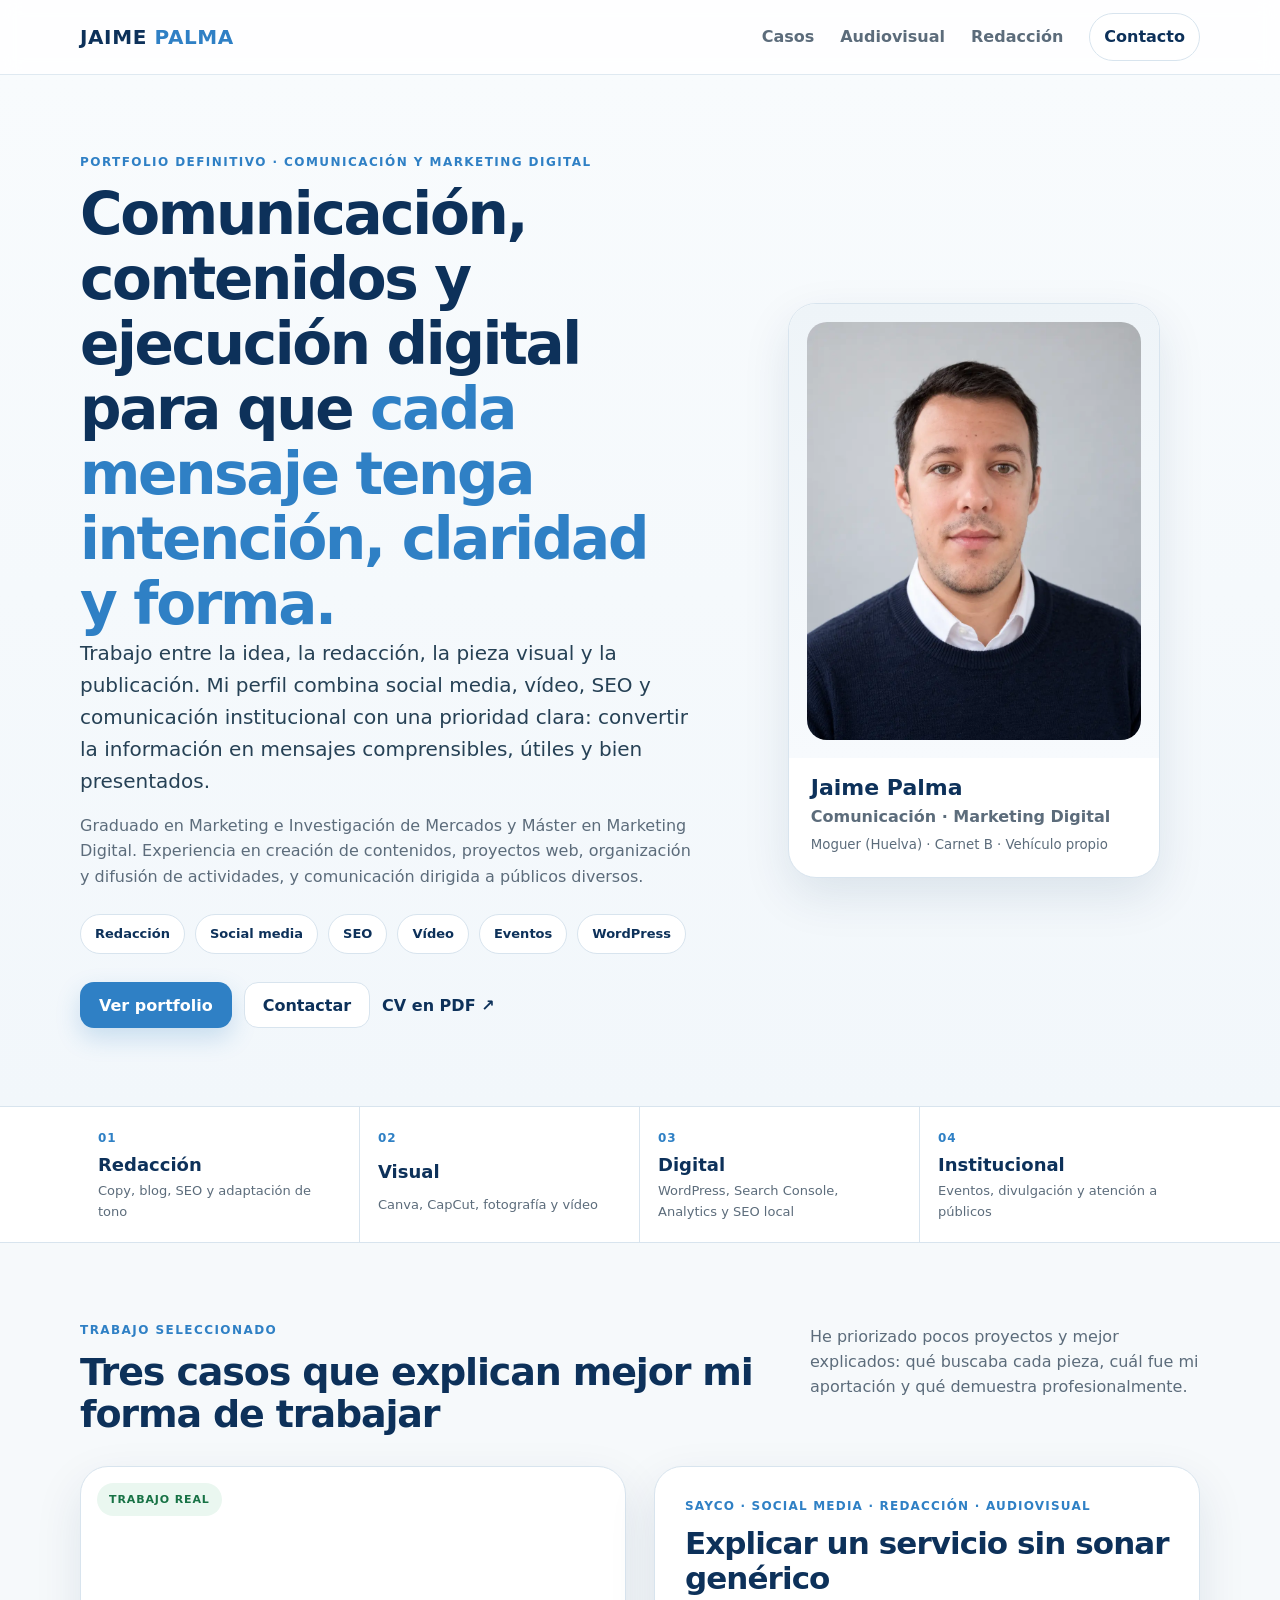
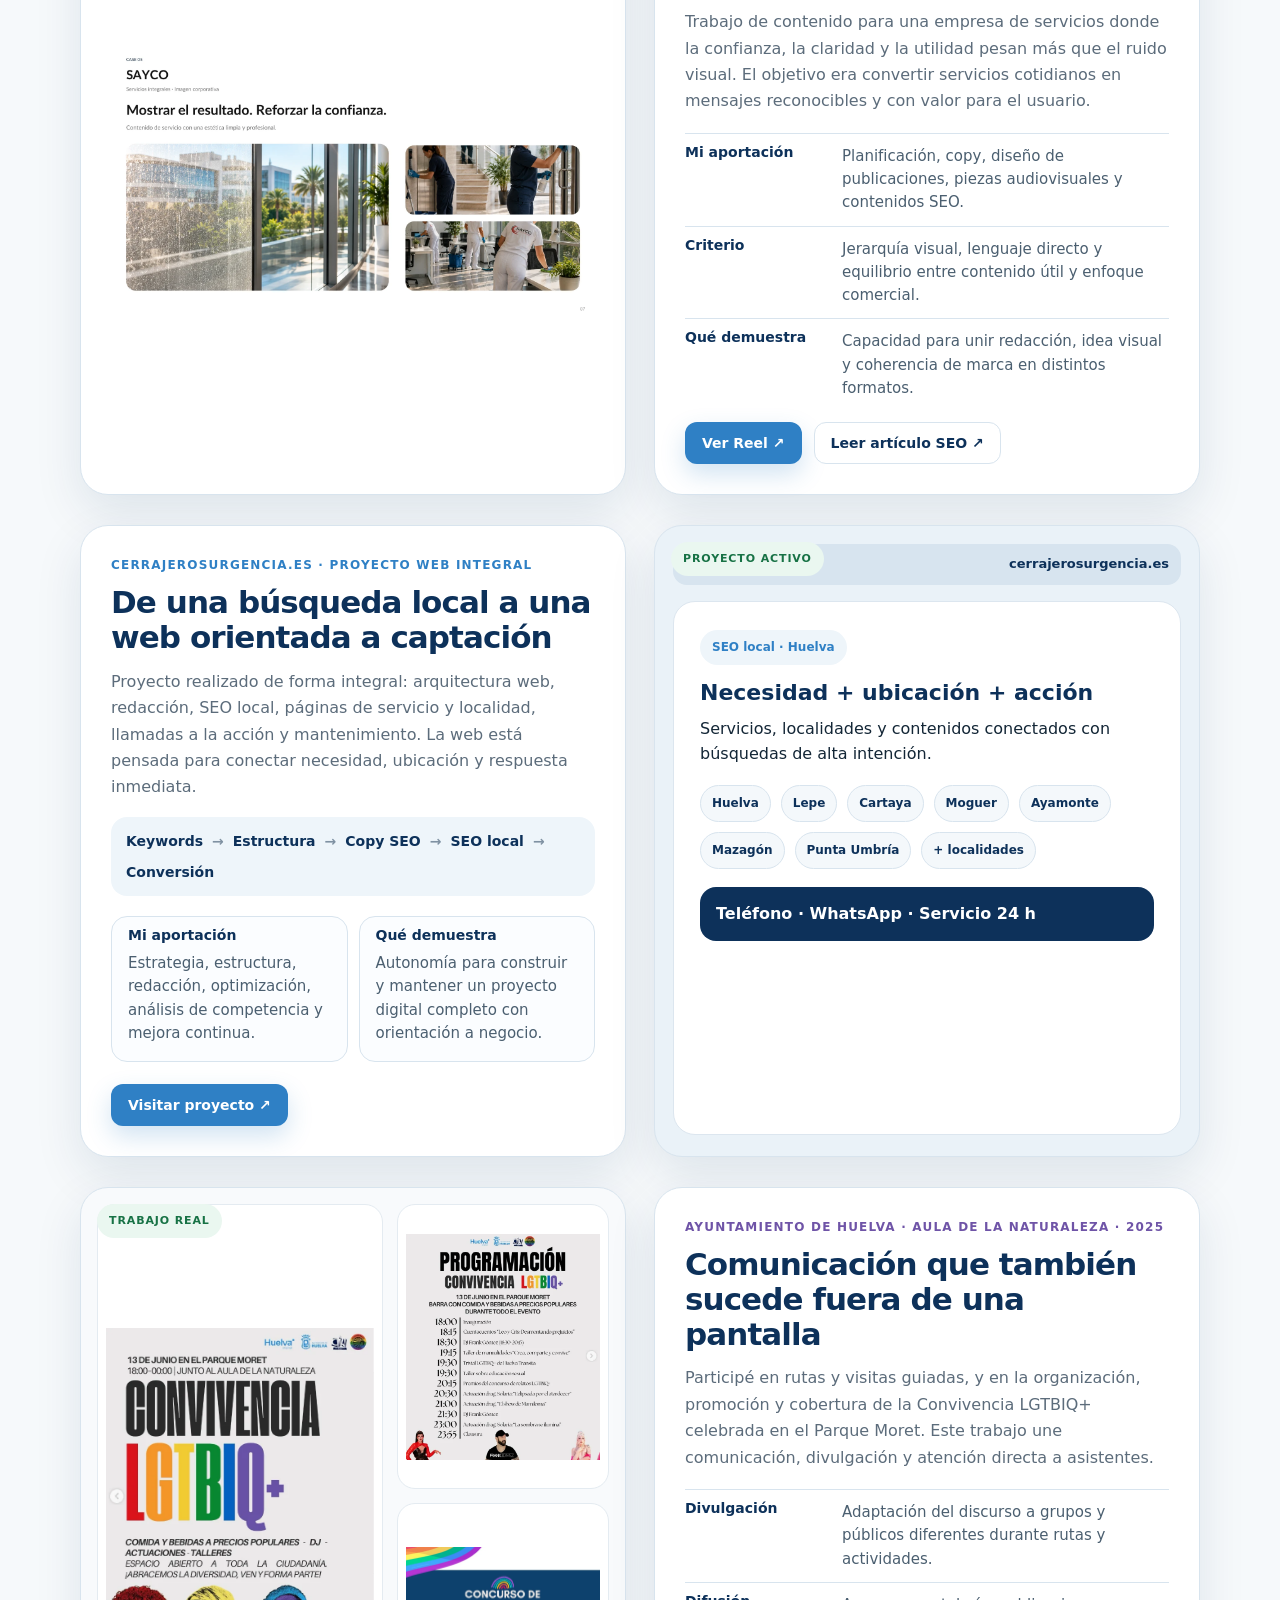
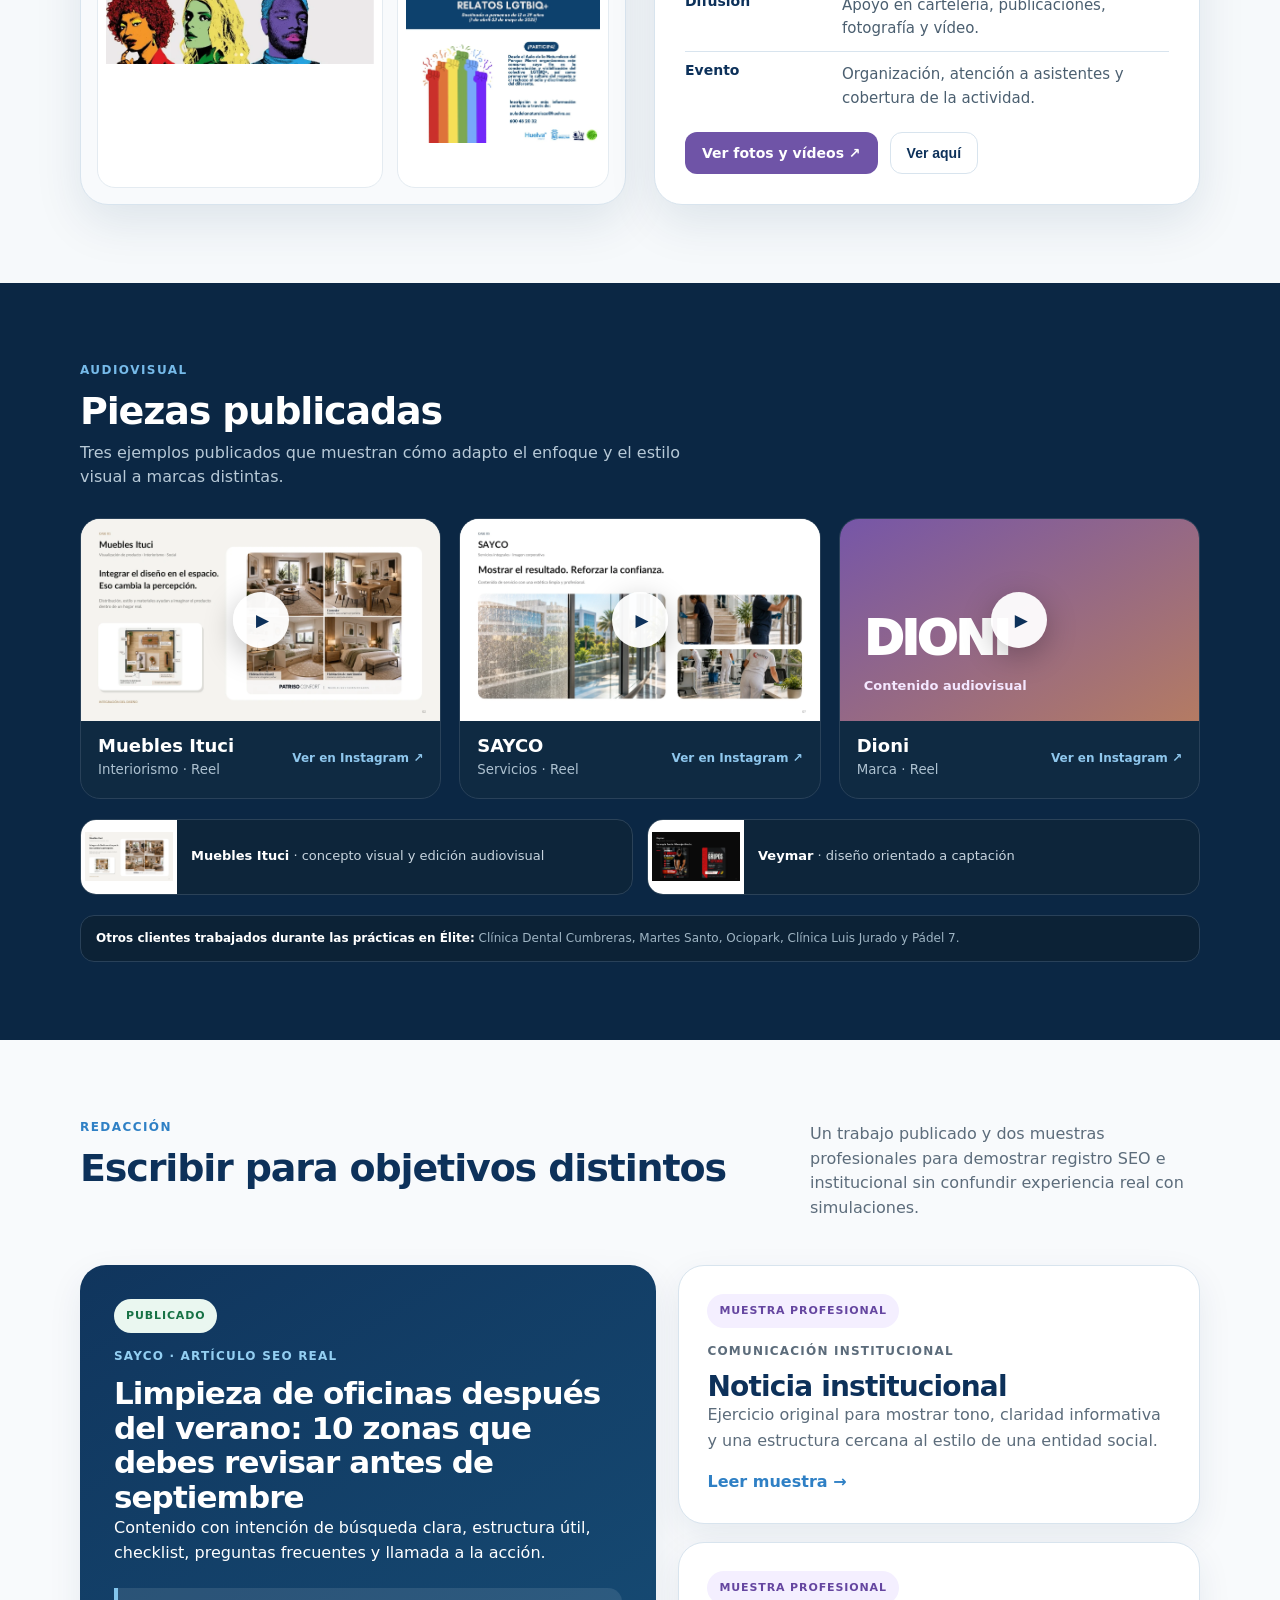
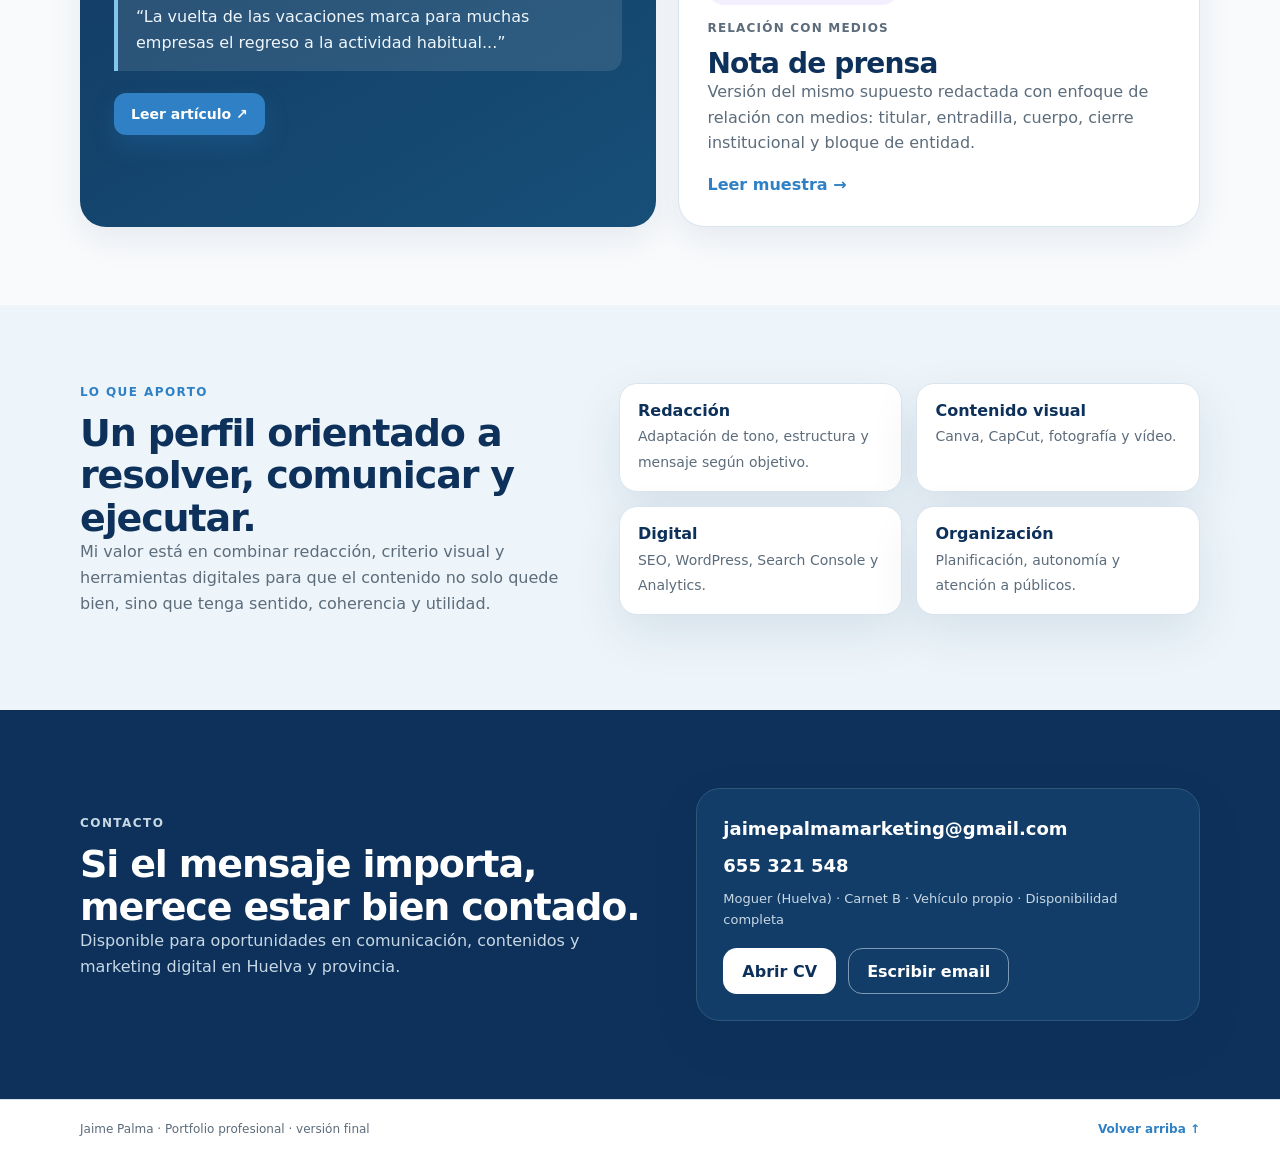
<file: index.html>
<!doctype html>
<html lang="es">
<head>
  <meta charset="utf-8">
  <meta name="viewport" content="width=device-width, initial-scale=1">
  <meta name="theme-color" content="#0d315a">
  <meta name="description" content="Portfolio de Jaime Palma: comunicación, social media, redacción SEO, vídeo, diseño y comunicación institucional.">
  <meta name="author" content="Jaime Palma">
  <meta property="og:title" content="Jaime Palma · Portfolio de Comunicación y Marketing Digital">
  <meta property="og:description" content="Casos reales y muestras profesionales de social media, SEO, audiovisual y comunicación institucional.">
  <meta property="og:type" content="website">
  <meta property="og:image" content="assets/og-cover.png">
  <meta name="twitter:card" content="summary_large_image">
  <title>Jaime Palma · Portfolio</title>
  <link rel="icon" href="assets/favicon.svg" type="image/svg+xml">
  <link rel="manifest" href="site.webmanifest">
  <link rel="stylesheet" href="styles-final-20261025.css">
</head>
<body>
<a class="skip-link" href="#contenido">Saltar al contenido</a>
<header class="site-header" id="inicio">
  <div class="container nav-wrap">
    <a class="brand" href="#inicio" aria-label="Ir al inicio">JAIME <span>PALMA</span></a>
    <button class="menu-btn" type="button" aria-expanded="false" aria-controls="main-nav">Menú</button>
    <nav id="main-nav" class="main-nav" aria-label="Navegación principal">
      <a href="#casos">Casos</a>
      <a href="#audiovisual">Audiovisual</a>
      <a href="#redaccion">Redacción</a>
      <a href="#contacto" class="nav-cta">Contacto</a>
    </nav>
  </div>
</header>

<main id="contenido">
  <section class="hero section-pad">
    <div class="container hero-grid">
      <div class="hero-copy">
        <p class="eyebrow">Portfolio definitivo · Comunicación y Marketing Digital</p>
        <h1>Comunicación, contenidos y ejecución digital para que <span>cada mensaje tenga intención, claridad y forma.</span></h1>
        <p class="hero-lead">Trabajo entre la idea, la redacción, la pieza visual y la publicación. Mi perfil combina social media, vídeo, SEO y comunicación institucional con una prioridad clara: convertir la información en mensajes comprensibles, útiles y bien presentados.</p>
        <p class="hero-sub">Graduado en Marketing e Investigación de Mercados y Máster en Marketing Digital. Experiencia en creación de contenidos, proyectos web, organización y difusión de actividades, y comunicación dirigida a públicos diversos.</p>
        <div class="tag-row" aria-label="Áreas de especialización">
          <span>Redacción</span><span>Social media</span><span>SEO</span><span>Vídeo</span><span>Eventos</span><span>WordPress</span>
        </div>
        <div class="button-row">
          <a class="btn btn-primary" href="#casos">Ver portfolio</a>
          <a class="btn btn-ghost" href="#contacto">Contactar</a>
          <a class="text-link" href="assets/CV_Jaime_Palma_Comunicacion.pdf" target="_blank" rel="noopener">CV en PDF ↗</a>
        </div>
      </div>
      <figure class="portrait-card">
        <div class="portrait-frame"><img src="assets/jaime-profesional.webp" alt="Retrato profesional de Jaime Palma"></div>
        <figcaption>
          <strong>Jaime Palma</strong>
          <span>Comunicación · Marketing Digital</span>
          <small>Moguer (Huelva) · Carnet B · Vehículo propio</small>
        </figcaption>
      </figure>
    </div>
  </section>

  <section class="signal-strip" aria-label="Resumen profesional">
    <div class="container signal-grid">
      <div><span>01</span><strong>Redacción</strong><small>Copy, blog, SEO y adaptación de tono</small></div>
      <div><span>02</span><strong>Visual</strong><small>Canva, CapCut, fotografía y vídeo</small></div>
      <div><span>03</span><strong>Digital</strong><small>WordPress, Search Console, Analytics y SEO local</small></div>
      <div><span>04</span><strong>Institucional</strong><small>Eventos, divulgación y atención a públicos</small></div>
    </div>
  </section>

  <section id="casos" class="section-pad cases-section">
    <div class="container">
      <header class="section-heading compact-heading">
        <div>
          <p class="eyebrow">Trabajo seleccionado</p>
          <h2>Tres casos que explican mejor mi forma de trabajar</h2>
        </div>
        <p>He priorizado pocos proyectos y mejor explicados: qué buscaba cada pieza, cuál fue mi aportación y qué demuestra profesionalmente.</p>
      </header>

      <article class="case-study case-sayco">
        <div class="case-visual case-visual-image">
          <img src="assets/sayco.webp" alt="Creatividad para SAYCO" loading="lazy">
          <span class="status-badge real">Trabajo real</span>
        </div>
        <div class="case-copy">
          <p class="case-kicker">SAYCO · Social media · Redacción · Audiovisual</p>
          <h3>Explicar un servicio sin sonar genérico</h3>
          <p class="case-intro">Trabajo de contenido para una empresa de servicios donde la confianza, la claridad y la utilidad pesan más que el ruido visual. El objetivo era convertir servicios cotidianos en mensajes reconocibles y con valor para el usuario.</p>
          <div class="case-points">
            <div><strong>Mi aportación</strong><span>Planificación, copy, diseño de publicaciones, piezas audiovisuales y contenidos SEO.</span></div>
            <div><strong>Criterio</strong><span>Jerarquía visual, lenguaje directo y equilibrio entre contenido útil y enfoque comercial.</span></div>
            <div><strong>Qué demuestra</strong><span>Capacidad para unir redacción, idea visual y coherencia de marca en distintos formatos.</span></div>
          </div>
          <div class="button-row compact-buttons">
            <a class="btn btn-small btn-primary" href="https://www.instagram.com/reel/Dak_t1fIA38/" target="_blank" rel="noopener">Ver Reel ↗</a>
            <a class="btn btn-small btn-ghost" href="https://saycoservicios.com/limpieza-de-oficinas-despues-verano/" target="_blank" rel="noopener">Leer artículo SEO ↗</a>
          </div>
        </div>
      </article>

      <article class="case-study case-web">
        <div class="case-copy">
          <p class="case-kicker">cerrajerosurgencia.es · Proyecto web integral</p>
          <h3>De una búsqueda local a una web orientada a captación</h3>
          <p class="case-intro">Proyecto realizado de forma integral: arquitectura web, redacción, SEO local, páginas de servicio y localidad, llamadas a la acción y mantenimiento. La web está pensada para conectar necesidad, ubicación y respuesta inmediata.</p>
          <div class="web-flow" aria-label="Flujo de trabajo del proyecto web">
            <span>Keywords</span><i>→</i><span>Estructura</span><i>→</i><span>Copy SEO</span><i>→</i><span>SEO local</span><i>→</i><span>Conversión</span>
          </div>
          <div class="case-points two-col-points">
            <div><strong>Mi aportación</strong><span>Estrategia, estructura, redacción, optimización, análisis de competencia y mejora continua.</span></div>
            <div><strong>Qué demuestra</strong><span>Autonomía para construir y mantener un proyecto digital completo con orientación a negocio.</span></div>
          </div>
          <a class="btn btn-small btn-primary" href="https://www.cerrajerosurgencia.es/" target="_blank" rel="noopener">Visitar proyecto ↗</a>
        </div>
        <div class="case-visual browser-mockup" aria-label="Representación del proyecto cerrajerosurgencia.es">
          <div class="browser-bar"><span></span><span></span><span></span><em>cerrajerosurgencia.es</em></div>
          <div class="browser-body">
            <div class="browser-chip">SEO local · Huelva</div>
            <h4>Necesidad + ubicación + acción</h4>
            <p>Servicios, localidades y contenidos conectados con búsquedas de alta intención.</p>
            <div class="location-cloud"><span>Huelva</span><span>Lepe</span><span>Cartaya</span><span>Moguer</span><span>Ayamonte</span><span>Mazagón</span><span>Punta Umbría</span><span>+ localidades</span></div>
            <div class="browser-cta">Teléfono · WhatsApp · Servicio 24 h</div>
          </div>
          <span class="status-badge real">Proyecto activo</span>
        </div>
      </article>

      <article class="case-study case-event">
        <div class="event-visual-grid">
          <figure class="event-main"><img src="assets/convivencia-cartel.webp" alt="Cartel de la Convivencia LGTBIQ+ del Parque Moret" loading="lazy"></figure>
          <figure><img src="assets/convivencia-programacion.webp" alt="Programación de la Convivencia LGTBIQ+" loading="lazy"></figure>
          <figure><img src="assets/concurso-relatos-lgtbiq.webp" alt="Concurso de relatos LGTBIQ+ del Aula de la Naturaleza" loading="lazy"></figure>
          <span class="status-badge real">Trabajo real</span>
        </div>
        <div class="case-copy">
          <p class="case-kicker purple">Ayuntamiento de Huelva · Aula de la Naturaleza · 2025</p>
          <h3>Comunicación que también sucede fuera de una pantalla</h3>
          <p class="case-intro">Participé en rutas y visitas guiadas, y en la organización, promoción y cobertura de la Convivencia LGTBIQ+ celebrada en el Parque Moret. Este trabajo une comunicación, divulgación y atención directa a asistentes.</p>
          <div class="case-points">
            <div><strong>Divulgación</strong><span>Adaptación del discurso a grupos y públicos diferentes durante rutas y actividades.</span></div>
            <div><strong>Difusión</strong><span>Apoyo en cartelería, publicaciones, fotografía y vídeo.</span></div>
            <div><strong>Evento</strong><span>Organización, atención a asistentes y cobertura de la actividad.</span></div>
          </div>
          <div class="button-row compact-buttons">
            <a class="btn btn-small btn-purple" href="https://www.instagram.com/p/DK4-PNViTgb/?img_index=1" target="_blank" rel="noopener">Ver fotos y vídeos ↗</a>
            <button class="btn btn-small btn-ghost load-instagram" type="button" data-instagram-url="https://www.instagram.com/p/DK4-PNViTgb/embed/">Ver aquí</button>
          </div>
          <div class="instagram-slot" hidden aria-live="polite"></div>
        </div>
      </article>
    </div>
  </section>

  <section id="audiovisual" class="dark-section section-pad">
    <div class="container">
      <header class="section-heading light compact-heading">
        <div><p class="eyebrow">Audiovisual</p><h2>Piezas publicadas</h2></div>
        <p>Tres ejemplos publicados que muestran cómo adapto el enfoque y el estilo visual a marcas distintas.</p>
      </header>
      <div class="reel-grid">
        <a class="reel-card" href="https://www.instagram.com/reel/DbdUsAVjF2s/" target="_blank" rel="noopener">
          <div class="reel-media"><img src="assets/ituci.webp" alt="Reel de Muebles Ituci" loading="lazy"><span class="play" aria-hidden="true">▶</span></div>
          <div class="reel-meta"><strong>Muebles Ituci</strong><small>Interiorismo · Reel</small><em>Ver en Instagram ↗</em></div>
        </a>
        <a class="reel-card" href="https://www.instagram.com/reel/Dak_t1fIA38/" target="_blank" rel="noopener">
          <div class="reel-media"><img src="assets/sayco.webp" alt="Reel de SAYCO" loading="lazy"><span class="play" aria-hidden="true">▶</span></div>
          <div class="reel-meta"><strong>SAYCO</strong><small>Servicios · Reel</small><em>Ver en Instagram ↗</em></div>
        </a>
        <a class="reel-card reel-text" href="https://www.instagram.com/reel/Daz_mKFj0In/" target="_blank" rel="noopener">
          <div class="reel-media"><div class="reel-placeholder"><span>DIONI</span><b>Contenido audiovisual</b></div><span class="play" aria-hidden="true">▶</span></div>
          <div class="reel-meta"><strong>Dioni</strong><small>Marca · Reel</small><em>Ver en Instagram ↗</em></div>
        </a>
      </div>
      <div class="mini-projects">
        <div><img src="assets/ituci.webp" alt="Muebles Ituci" loading="lazy"><span><b>Muebles Ituci</b> · concepto visual y edición audiovisual</span></div>
        <div><img src="assets/veymar.webp" alt="Veymar" loading="lazy"><span><b>Veymar</b> · diseño orientado a captación</span></div>
      </div>
      <p class="client-note dark-note"><strong>Otros clientes trabajados durante las prácticas en Élite:</strong> Clínica Dental Cumbreras, Martes Santo, Ociopark, Clínica Luis Jurado y Pádel 7.</p>
    </div>
  </section>

  <section id="redaccion" class="section-pad writing-section">
    <div class="container">
      <header class="section-heading compact-heading">
        <div><p class="eyebrow">Redacción</p><h2>Escribir para objetivos distintos</h2></div>
        <p>Un trabajo publicado y dos muestras profesionales para demostrar registro SEO e institucional sin confundir experiencia real con simulaciones.</p>
      </header>
      <div class="writing-showcase">
        <article class="writing-feature real-writing">
          <span class="status-badge real static-badge">Publicado</span>
          <p class="case-kicker">SAYCO · Artículo SEO real</p>
          <h3>Limpieza de oficinas después del verano: 10 zonas que debes revisar antes de septiembre</h3>
          <p>Contenido con intención de búsqueda clara, estructura útil, checklist, preguntas frecuentes y llamada a la acción.</p>
          <blockquote>“La vuelta de las vacaciones marca para muchas empresas el regreso a la actividad habitual...”</blockquote>
          <a class="btn btn-small btn-primary" href="https://saycoservicios.com/limpieza-de-oficinas-despues-verano/" target="_blank" rel="noopener">Leer artículo ↗</a>
        </article>
        <div class="sample-stack">
          <article class="sample-card">
            <span class="status-badge sample static-badge">Muestra profesional</span>
            <p class="case-kicker">Comunicación institucional</p>
            <h3>Noticia institucional</h3>
            <p>Ejercicio original para mostrar tono, claridad informativa y una estructura cercana al estilo de una entidad social.</p>
            <button class="text-button open-dialog" type="button" data-dialog="dialog-noticia">Leer muestra →</button>
          </article>
          <article class="sample-card">
            <span class="status-badge sample static-badge">Muestra profesional</span>
            <p class="case-kicker">Relación con medios</p>
            <h3>Nota de prensa</h3>
            <p>Versión del mismo supuesto redactada con enfoque de relación con medios: titular, entradilla, cuerpo, cierre institucional y bloque de entidad.</p>
            <button class="text-button open-dialog" type="button" data-dialog="dialog-prensa">Leer muestra →</button>
          </article>
        </div>
      </div>
    </div>
  </section>

  <section class="fit-section section-pad">
    <div class="container fit-grid">
      <div>
        <p class="eyebrow">Lo que aporto</p>
        <h2>Un perfil orientado a resolver, comunicar y ejecutar.</h2>
        <p>Mi valor está en combinar redacción, criterio visual y herramientas digitales para que el contenido no solo quede bien, sino que tenga sentido, coherencia y utilidad.</p>
      </div>
      <div class="fit-list">
        <div><strong>Redacción</strong><span>Adaptación de tono, estructura y mensaje según objetivo.</span></div>
        <div><strong>Contenido visual</strong><span>Canva, CapCut, fotografía y vídeo.</span></div>
        <div><strong>Digital</strong><span>SEO, WordPress, Search Console y Analytics.</span></div>
        <div><strong>Organización</strong><span>Planificación, autonomía y atención a públicos.</span></div>
      </div>
    </div>
  </section>

  <section id="contacto" class="contact-section section-pad">
    <div class="container contact-grid">
      <div>
        <p class="eyebrow light-blue">Contacto</p>
        <h2>Si el mensaje importa, merece estar bien contado.</h2>
        <p>Disponible para oportunidades en comunicación, contenidos y marketing digital en Huelva y provincia.</p>
      </div>
      <div class="contact-card">
        <a href="mailto:jaimepalmamarketing@gmail.com">jaimepalmamarketing@gmail.com</a>
        <a href="tel:+34655321548">655 321 548</a>
        <span>Moguer (Huelva) · Carnet B · Vehículo propio · Disponibilidad completa</span>
        <div class="button-row"><a class="btn btn-light" href="assets/CV_Jaime_Palma_Comunicacion.pdf" target="_blank" rel="noopener">Abrir CV</a><a class="btn btn-outline-light" href="mailto:jaimepalmamarketing@gmail.com">Escribir email</a></div>
      </div>
    </div>
  </section>
</main>

<footer class="footer"><div class="container footer-row"><span>Jaime Palma · Portfolio profesional · versión final</span><a href="#inicio">Volver arriba ↑</a></div></footer>

<dialog id="dialog-noticia" class="writing-dialog">
  <div class="dialog-inner">
    <button class="dialog-close" type="button" aria-label="Cerrar">×</button>
    <p class="sample-label">MUESTRA PROFESIONAL · SUPUESTO PRÁCTICO</p>
    <h2>ALCER Giralda-Huelva impulsa una jornada de sensibilización para acercar la salud renal a la ciudadanía</h2>
    <p class="dialog-lead">La iniciativa busca fomentar la prevención, mejorar el conocimiento sobre la enfermedad renal crónica y acercar a la población los recursos de apoyo disponibles para pacientes y familias.</p>
    <p>ALCER Giralda-Huelva organizará una jornada de sensibilización sobre salud renal dirigida a la ciudadanía, con el objetivo de acercar información útil sobre la prevención y el cuidado de los riñones, así como dar a conocer la realidad de las personas que conviven con enfermedad renal crónica.</p>
    <p>La actividad pretende crear un espacio cercano en el que las personas participantes puedan resolver dudas, conocer algunos de los principales factores de riesgo asociados a la enfermedad renal y recibir recomendaciones para incorporar hábitos saludables a su vida diaria.</p>
    <h3>Información, prevención y acompañamiento</h3>
    <p>La enfermedad renal crónica puede evolucionar durante años sin presentar síntomas evidentes, por lo que la prevención y la detección precoz desempeñan un papel especialmente importante.</p>
    <p>Durante la jornada se abordarán diferentes aspectos relacionados con el cuidado de la salud renal y se dará a conocer el trabajo que desarrolla ALCER Giralda-Huelva en el acompañamiento a las personas con enfermedad renal y sus familias.</p>
    <p>La actividad también contribuiría a dar visibilidad al movimiento asociativo y a acercar los recursos de la entidad a quienes puedan necesitar orientación, información o acompañamiento.</p>
    <p>Desde ALCER Giralda-Huelva continuamos trabajando para sensibilizar a la sociedad sobre la importancia de cuidar la salud renal, favorecer la prevención y ofrecer apoyo a las personas con enfermedad renal crónica y sus familias.</p>
    <p class="dialog-note">Pieza ficticia creada para portfolio. No corresponde a una actividad real de ALCER Giralda-Huelva.</p>
  </div>
</dialog>

<dialog id="dialog-prensa" class="writing-dialog">
  <div class="dialog-inner">
    <button class="dialog-close" type="button" aria-label="Cerrar">×</button>
    <p class="sample-label">MUESTRA PROFESIONAL · NOTA DE PRENSA</p>
    <h2>ALCER Giralda-Huelva impulsa una jornada informativa para acercar la prevención renal a la ciudadanía</h2>
    <p class="dialog-lead">La actividad pretende fomentar la prevención, mejorar el conocimiento sobre la enfermedad renal crónica y dar a conocer los recursos de apoyo que la entidad ofrece a pacientes y familias.</p>
    <p><strong>Huelva, [fecha].</strong> ALCER Giralda-Huelva celebrará una jornada de sensibilización sobre salud renal dirigida a la ciudadanía con el objetivo de promover hábitos de prevención, favorecer la detección precoz y acercar información útil sobre la enfermedad renal crónica.</p>
    <p>La iniciativa incluirá contenidos divulgativos sobre factores de riesgo, pautas de cuidado y recomendaciones prácticas para proteger la salud renal. Además, permitirá visibilizar el acompañamiento que la entidad presta a personas con enfermedad renal y a sus familias, desde una perspectiva de atención integral, apoyo social y mejora de la calidad de vida.</p>
    <p>La jornada se concibe como un espacio accesible y cercano de información y participación, en el que las personas asistentes podrán resolver dudas, recibir orientación básica y conocer mejor la realidad de quienes conviven con enfermedad renal crónica.</p>
    <h3>Sobre ALCER Giralda-Huelva</h3>
    <p>ALCER Giralda-Huelva es una entidad sin ánimo de lucro comprometida con la mejora de la calidad de vida de las personas con enfermedad renal y sus familias. Su labor abarca acciones de atención, sensibilización, promoción de la salud, acompañamiento y apoyo social.</p>
    <p class="dialog-note">Pieza ficticia creada para portfolio. No corresponde a una actividad real de ALCER Giralda-Huelva.</p>
  </div>
</dialog>

<script src="script-final-20261025.js"></script>
</body>
</html>
</file>
<file: styles-final-20261025.css>
:root{
  --bg:#f6f9fb;
  --surface:#ffffff;
  --navy:#0d315a;
  --navy2:#0b2744;
  --blue:#2f80c5;
  --sky:#76bae9;
  --purple:#6f54a7;
  --text:#132636;
  --muted:#5c6c7b;
  --line:#d8e4ee;
  --soft:#eef5fa;
  --shadow:0 18px 48px rgba(13,49,90,.10);
}
*{box-sizing:border-box}
html{scroll-behavior:smooth}
body{margin:0;font:16px/1.6 system-ui,-apple-system,Segoe UI,Roboto,Arial,sans-serif;color:var(--text);background:var(--bg)}
a{color:inherit}
img{display:block;max-width:100%}
.container{width:min(1120px,calc(100% - 48px));margin:0 auto}
.section-pad{padding:88px 0}
.skip-link{position:absolute;left:-9999px;top:auto}
.skip-link:focus{left:14px;top:14px;background:#fff;border:2px solid var(--blue);padding:8px 12px;border-radius:8px;z-index:1000}
.site-header{position:sticky;top:0;z-index:40;background:rgba(255,255,255,.86);backdrop-filter:blur(10px);border-bottom:1px solid rgba(216,228,238,.8)}
.nav-wrap{display:flex;align-items:center;justify-content:space-between;gap:20px;min-height:74px}
.brand{text-decoration:none;font-weight:900;letter-spacing:.03em;font-size:20px;color:var(--navy)}
.brand span{color:var(--blue)}
.main-nav{display:flex;gap:26px;align-items:center}
.main-nav a{text-decoration:none;font-weight:700;color:var(--muted)}
.main-nav a:hover{color:var(--navy)}
.nav-cta{padding:10px 14px;border:1px solid var(--line);border-radius:999px;background:#fff;color:var(--navy)!important}
.menu-btn{display:none;border:1px solid var(--line);background:#fff;border-radius:12px;padding:10px 12px;font-weight:800;color:var(--navy)}
.eyebrow{margin:0 0 10px;font-size:12px;font-weight:900;letter-spacing:.12em;text-transform:uppercase;color:var(--blue)}
h1,h2,h3,h4,strong{line-height:1.12}
h1{margin:0;font-size:58px;letter-spacing:-.04em;color:var(--navy)}
h1 span{color:var(--blue)}
h2{margin:0;font-size:40px;letter-spacing:-.03em;color:var(--navy)}
h3{margin:0;font-size:33px;letter-spacing:-.03em;color:var(--navy)}
h4{margin:0 0 10px;font-size:22px;color:var(--navy)}
p{margin:0 0 1rem}
.hero{background:linear-gradient(180deg,#f8fbfd 0,#f2f7fb 100%)}
.hero-grid{display:grid;grid-template-columns:1.15fr .85fr;align-items:center;gap:56px}
.hero-lead{font-size:20px;color:#264155;max-width:66ch}
.hero-sub{color:var(--muted);max-width:68ch}
.tag-row{display:flex;flex-wrap:wrap;gap:10px;margin:24px 0 28px}
.tag-row span{padding:9px 14px;border-radius:999px;background:#fff;border:1px solid var(--line);font-size:13px;font-weight:800;color:var(--navy)}
.button-row{display:flex;flex-wrap:wrap;gap:12px;align-items:center}
.btn{display:inline-flex;align-items:center;justify-content:center;text-decoration:none;min-height:46px;padding:0 18px;border-radius:14px;font-weight:850;border:1px solid transparent;cursor:pointer;transition:transform .18s ease,box-shadow .18s ease,background .18s ease}
.btn:hover{transform:translateY(-1px)}
.btn-primary{background:var(--blue);color:#fff;box-shadow:0 10px 24px rgba(47,128,197,.22)}
.btn-ghost{background:#fff;border-color:var(--line);color:var(--navy)}
.btn-purple{background:var(--purple);color:#fff}
.btn-light{background:#fff;color:var(--navy)}
.btn-outline-light{border-color:#7d9ab5;color:#fff;background:transparent}
.btn-small{min-height:42px;padding:0 16px;border-radius:12px;font-size:14px}
.text-link{font-weight:900;color:var(--navy);text-decoration:none}
.portrait-card{background:#fff;border:1px solid var(--line);border-radius:28px;overflow:hidden;box-shadow:var(--shadow)}
.portrait-frame{background:linear-gradient(180deg,#eef4f8 0,#f7fafd 100%);padding:18px}
.portrait-frame img{width:100%;height:auto;border-radius:20px;object-fit:cover}
.portrait-card figcaption{display:grid;gap:4px;padding:18px 22px 22px}
.portrait-card strong{font-size:22px;color:var(--navy)}
.portrait-card span{font-weight:700;color:var(--muted)}
.portrait-card small{color:var(--muted)}
.signal-strip{background:#fff;border-top:1px solid var(--line);border-bottom:1px solid var(--line)}
.signal-grid{display:grid;grid-template-columns:repeat(4,1fr)}
.signal-grid>div{padding:22px 18px 20px;border-right:1px solid var(--line);display:grid;gap:6px}
.signal-grid>div:last-child{border-right:0}
.signal-grid span{font-weight:900;color:var(--blue);font-size:12px;letter-spacing:.08em}
.signal-grid strong{font-size:18px;color:var(--navy)}
.signal-grid small{font-size:13px;color:var(--muted)}
.section-heading{display:grid;grid-template-columns:1fr minmax(260px,390px);gap:30px;align-items:end;margin-bottom:30px}
.compact-heading{margin-bottom:26px}
.section-heading>p{color:var(--muted);max-width:40ch}
.cases-section{background:var(--bg)}
.case-study{display:grid;grid-template-columns:1fr 1fr;gap:28px;align-items:stretch;margin-top:30px}
.case-visual,.case-copy{background:#fff;border:1px solid var(--line);border-radius:28px;position:relative;box-shadow:var(--shadow)}
.case-copy{padding:32px}
.case-kicker{margin:0 0 10px;font-size:12px;font-weight:900;letter-spacing:.1em;text-transform:uppercase;color:var(--blue)}
.case-kicker.purple{color:var(--purple)}
.case-intro{margin:14px 0 0;color:var(--muted);font-size:17px}
.case-points{display:grid;gap:14px;margin:20px 0 24px}
.case-points>div{display:grid;grid-template-columns:145px 1fr;gap:12px;padding-top:13px;border-top:1px solid var(--line)}
.case-points strong{font-size:14px;color:var(--navy)}
.case-points span{font-size:15px;color:#4b5f70}
.two-col-points{grid-template-columns:1fr 1fr;gap:18px}
.two-col-points>div{grid-template-columns:1fr;gap:8px;border:1px solid var(--line);border-radius:16px;padding:16px;background:#fbfdff}
.case-visual-image{overflow:hidden;min-height:420px}
.case-visual-image img{width:100%;height:100%;object-fit:cover}
.status-badge{position:absolute;top:16px;left:16px;padding:8px 12px;border-radius:999px;font-size:11px;font-weight:900;letter-spacing:.08em;text-transform:uppercase}
.status-badge.real{background:#eaf7f0;color:#177245}
.status-badge.sample{background:#f4efff;color:#6546a0}
.static-badge{position:static;display:inline-flex;margin-bottom:14px}
.web-flow{display:flex;flex-wrap:wrap;gap:9px;align-items:center;margin:16px 0 20px;padding:13px 15px;border-radius:16px;background:var(--soft);font-size:14px;font-weight:800;color:var(--navy)}
.web-flow i{font-style:normal;color:#7f91a2}
.browser-mockup{padding:18px;background:#eaf2f8;min-height:420px}
.browser-bar{display:flex;align-items:center;gap:8px;background:#d7e4ef;border-radius:14px;padding:10px 12px}
.browser-bar span{width:10px;height:10px;border-radius:50%;background:#97acc0}
.browser-bar em{margin-left:auto;font-style:normal;font-size:13px;font-weight:800;color:var(--navy)}
.browser-body{padding:28px 26px;background:#fff;border-radius:22px;margin-top:16px;border:1px solid #dce6ef;height:calc(100% - 60px)}
.browser-chip{display:inline-flex;padding:8px 12px;border-radius:999px;background:#eef5fa;font-size:12px;font-weight:900;color:var(--blue);margin-bottom:16px}
.location-cloud{display:flex;flex-wrap:wrap;gap:10px;margin:18px 0}
.location-cloud span{padding:8px 11px;border-radius:999px;background:#f4f8fb;border:1px solid var(--line);font-size:12px;font-weight:800;color:var(--navy)}
.browser-cta{margin-top:18px;padding:14px 16px;border-radius:16px;background:var(--navy);color:#fff;font-weight:800}
.event-visual-grid{position:relative;display:grid;grid-template-columns:1.15fr .85fr;grid-template-rows:1fr 1fr;gap:12px;background:#fff;border-radius:28px;padding:16px;min-height:520px;box-shadow:var(--shadow);border:1px solid var(--line)}
.event-visual-grid figure{margin:0;border-radius:18px;overflow:hidden;background:#f7f9fb}
.event-visual-grid figure img{width:100%;height:100%;object-fit:cover;object-position:top}
.event-main{grid-row:1/3}
.instagram-slot{margin-top:16px;padding-top:16px;border-top:1px solid var(--line)}
.instagram-slot iframe{width:100%;height:640px;border:0;border-radius:18px;background:#fff}
.dark-section{background:var(--navy2);color:#fff}
.dark-section .eyebrow{color:var(--sky)}
.section-heading.light h2{color:#fff}
.section-heading.light>p{color:#b7c9d7}
.reel-grid{display:grid;grid-template-columns:repeat(3,1fr);gap:20px}
.reel-card{display:block;position:relative;border:1px solid #294159;background:#0f2a42;border-radius:24px;overflow:hidden;text-decoration:none;transition:transform .18s ease,border-color .18s ease}
.reel-card:hover{transform:translateY(-2px);border-color:#5d9ccd}
.reel-card img,.reel-placeholder{width:100%;aspect-ratio:4/5;object-fit:cover}
.reel-card>div:last-child{padding:16px 18px}
.reel-card strong{display:block;font-size:18px;color:#fff}
.reel-card small{color:#adc1d0}
.play{position:absolute;left:50%;top:42%;transform:translate(-50%,-50%);width:62px;height:62px;border-radius:50%;display:grid;place-items:center;background:rgba(255,255,255,.95);color:var(--navy);box-shadow:0 8px 30px rgba(0,0,0,.26);font-size:19px;padding-left:4px}
.reel-placeholder{background:linear-gradient(150deg,#6f54a7,#bc7d4e);display:flex;flex-direction:column;justify-content:flex-end;padding:26px}
.reel-placeholder span{font-size:48px;font-weight:950;letter-spacing:-.05em;color:#fff}
.reel-placeholder b{font-size:13px;color:#f4e7ff}
.mini-projects{display:grid;grid-template-columns:1fr 1fr;gap:14px;margin-top:20px}
.mini-projects>div{display:grid;grid-template-columns:96px 1fr;gap:14px;align-items:center;background:#0d253a;border:1px solid #2b4258;border-radius:16px;overflow:hidden}
.mini-projects img{width:96px;height:74px;object-fit:cover}
.mini-projects span{padding-right:14px;font-size:13px;color:#c7d4de}
.mini-projects b{color:#fff}
.client-note{margin:20px 0 0;padding:13px 15px;border-radius:14px;font-size:12px}
.dark-note{background:#0c2236;color:#9fb5c4;border:1px solid #294159}
.dark-note strong{color:#fff}
.writing-section{background:#f8fafc}
.writing-showcase{display:grid;grid-template-columns:1.05fr .95fr;gap:22px}
.writing-feature,.sample-card{border-radius:26px;background:#fff}
.writing-feature{position:relative;padding:34px;background:linear-gradient(150deg,#10355d,#174f78);color:#fff;box-shadow:var(--shadow)}
.writing-feature .case-kicker,.writing-feature h3,.writing-feature p{color:#fff}
.writing-feature .case-kicker{color:#93cff2}
.writing-feature blockquote{margin:22px 0;padding:16px 18px;border-left:4px solid #82c6ee;background:rgba(255,255,255,.10);border-radius:0 14px 14px 0;color:#eff6fb}
.sample-stack{display:grid;gap:18px}
.sample-card{position:relative;padding:28px;border:1px solid var(--line);box-shadow:var(--shadow)}
.sample-card h3{font-size:28px}
.sample-card p{color:var(--muted)}
.text-button{border:0;background:transparent;padding:0;color:var(--blue);font:inherit;font-weight:900;cursor:pointer}
.fit-section{background:#edf5fa}
.fit-grid{display:grid;grid-template-columns:.92fr 1.08fr;gap:44px;align-items:start}
.fit-grid>div:first-child>p:last-child{color:var(--muted);max-width:56ch}
.fit-list{display:grid;grid-template-columns:1fr 1fr;gap:14px}
.fit-list div{background:#fff;border:1px solid var(--line);border-radius:18px;padding:18px 18px 16px;box-shadow:var(--shadow)}
.fit-list strong{display:block;color:var(--navy);margin-bottom:4px}
.fit-list span{font-size:14px;color:var(--muted)}
.contact-section{background:var(--navy);color:#fff}
.contact-section h2{color:#fff}
.contact-section p{color:#c7d8e5;max-width:58ch}
.light-blue{color:#8ac9f1}
.contact-grid{display:grid;grid-template-columns:1fr .88fr;gap:44px;align-items:center}
.contact-card{display:grid;gap:8px;background:#123d68;border:1px solid #2d577a;border-radius:24px;padding:26px;box-shadow:var(--shadow)}
.contact-card>a{font-size:18px;font-weight:900;text-decoration:none;color:#fff}
.contact-card>span{font-size:13px;color:#c8d8e4;margin-bottom:10px}
.footer{border-top:1px solid var(--line);padding:20px 0;color:var(--muted);font-size:12px;background:#fff}
.footer-row{display:flex;justify-content:space-between;gap:18px}
.footer a{text-decoration:none;color:var(--blue);font-weight:900}
.writing-dialog{width:min(760px,calc(100% - 28px));max-height:88vh;border:0;border-radius:26px;padding:0;box-shadow:0 28px 90px rgba(5,25,43,.28)}
.writing-dialog::backdrop{background:rgba(7,26,44,.7);backdrop-filter:blur(4px)}
.dialog-inner{position:relative;padding:34px 34px 30px;overflow:auto;max-height:88vh}
.dialog-close{position:absolute;right:16px;top:14px;width:38px;height:38px;border-radius:50%;border:0;background:#eef4f7;color:var(--navy);font-size:24px;cursor:pointer}
.dialog-inner h2{margin:8px 44px 14px 0;font-size:30px;letter-spacing:-.03em;color:var(--navy)}
.dialog-inner h3{margin-top:24px;font-size:20px;color:var(--navy)}
.dialog-inner p{color:#40566a}
.dialog-lead{font-size:16px;font-weight:750;color:#264155!important}
.sample-label{margin:0;font-size:10px;font-weight:900;letter-spacing:.1em;color:var(--purple)!important}
.dialog-note{margin-top:24px;padding:12px 14px;background:#f6f2fa;border-radius:12px;font-size:12px!important;color:#755997!important}

@media (max-width:1080px){
  .hero-grid,.case-study,.case-study:nth-of-type(even),.writing-showcase,.fit-grid,.contact-grid{grid-template-columns:1fr}
  .signal-grid{grid-template-columns:1fr 1fr}
  .signal-grid>div:nth-child(2){border-right:0}
  .signal-grid>div:nth-child(-n+2){border-bottom:1px solid var(--line)}
  .reel-grid{grid-template-columns:repeat(2,1fr)}
  .case-copy,.case-visual,.event-visual-grid{min-height:auto}
  .section-heading{grid-template-columns:1fr}
}
@media (max-width:760px){
  .container{width:min(100% - 32px,1120px)}
  .section-pad{padding:68px 0}
  .menu-btn{display:block}
  .main-nav{display:none;position:absolute;top:74px;left:0;right:0;background:#fff;border-bottom:1px solid var(--line);padding:16px 24px 22px;flex-direction:column;align-items:flex-start;gap:14px}
  .main-nav.open{display:flex}
  h1{font-size:42px}
  h2{font-size:34px}
  h3{font-size:27px}
  .hero-grid{gap:34px}
  .signal-grid{grid-template-columns:1fr}
  .signal-grid>div{border-right:0;border-bottom:1px solid var(--line)}
  .signal-grid>div:last-child{border-bottom:0}
  .case-copy{padding:24px}
  .case-points>div{grid-template-columns:1fr;gap:6px}
  .two-col-points{grid-template-columns:1fr}
  .event-visual-grid{grid-template-columns:1fr 1fr;grid-template-rows:auto;min-height:0}
  .event-main{grid-column:1/-1;grid-row:auto}
  .event-visual-grid figure{aspect-ratio:4/5}
  .event-main{aspect-ratio:16/10}
  .reel-grid,.fit-list{grid-template-columns:1fr}
  .mini-projects{grid-template-columns:1fr}
  .footer-row{display:grid}
  .instagram-slot iframe{height:560px}
}
@media (max-width:460px){
  h1{font-size:36px}
  .button-row{align-items:stretch}
  .btn,.text-link{width:100%;justify-content:center}
  .portrait-frame{padding:14px}
  .event-visual-grid{grid-template-columns:1fr}
  .event-main{grid-column:auto;aspect-ratio:4/5}
  .reel-card img,.reel-placeholder{aspect-ratio:16/11}
  .instagram-slot iframe{height:520px}
}
@media (prefers-reduced-motion:reduce){html{scroll-behavior:auto}.btn,.reel-card{transition:none}}

/* ---- Final layout refinements: preserve artwork, improve scanability ---- */
.section-pad{padding:78px 0}
.section-heading{align-items:start;gap:24px;margin-bottom:28px}
.section-heading>p{margin-top:4px;line-height:1.55}
.dark-section .section-heading{grid-template-columns:1fr;gap:8px;max-width:760px}
.dark-section .section-heading>p{max-width:62ch;margin:0;color:#b7c9d7}
h2{font-size:38px}
h3{font-size:31px}

/* Never crop portfolio artwork that contains typography. */
.case-visual-image{
  display:grid;
  place-items:center;
  min-height:430px;
  padding:20px;
  background:#fff;
  overflow:hidden;
}
.case-visual-image img{
  width:100%;
  height:100%;
  max-height:500px;
  object-fit:contain;
  object-position:center;
}

.event-visual-grid{
  min-height:500px;
  background:#f8fafc;
  gap:14px;
}
.event-visual-grid figure{
  background:#fff;
  border:1px solid #e4ebf1;
}
.event-visual-grid figure img{
  width:100%;
  height:100%;
  object-fit:contain;
  object-position:center;
  padding:8px;
}

/* Smaller, cleaner audiovisual cards. */
.reel-grid{gap:18px}
.reel-card{border-radius:20px}
.reel-card img,.reel-placeholder{
  width:100%;
  height:260px;
  aspect-ratio:auto;
  object-fit:contain;
  object-position:center;
  background:#f8f8f6;
}
.reel-card img{padding:10px}
.reel-placeholder{padding:24px;background:linear-gradient(150deg,#7656a8,#b47b63)}
.reel-card>div:last-child{padding:14px 17px 16px}
.play{top:130px;width:56px;height:56px;font-size:17px}
.mini-projects img{object-fit:contain;background:#fff;padding:4px}

/* Keep text columns visually calm and easy to scan. */
.case-copy{padding:30px}
.case-intro{font-size:16px;line-height:1.65}
.case-points{gap:11px;margin:18px 0 22px}
.case-points>div{padding-top:11px}
.case-points span{line-height:1.55}
.writing-feature,.sample-card{box-shadow:0 12px 34px rgba(13,49,90,.08)}

@media (max-width:1080px){
  .dark-section .section-heading{max-width:none}
  .reel-card img,.reel-placeholder{height:240px}
  .play{top:120px}
}
@media (max-width:760px){
  .section-pad{padding:58px 0}
  h2{font-size:32px}
  h3{font-size:26px}
  .case-visual-image{min-height:0;padding:14px}
  .case-visual-image img{height:auto;max-height:520px}
  .event-visual-grid{min-height:0}
  .event-visual-grid figure img{height:auto;min-height:0}
  .reel-card img,.reel-placeholder{height:220px}
  .play{top:110px}
}
@media (max-width:460px){
  .reel-card img,.reel-placeholder{height:200px;aspect-ratio:auto}
  .play{top:100px}
}

/* Audiovisual card structure: native 16:9 artwork, no clipped typography. */
.reel-card{position:relative}
.reel-media{position:relative;aspect-ratio:16/9;background:#f7f8f9;overflow:hidden}
.reel-media img,.reel-media .reel-placeholder{width:100%;height:100%;aspect-ratio:auto;object-fit:contain;padding:0;background:#f7f8f9}
.reel-media .reel-placeholder{display:flex;padding:24px;background:linear-gradient(150deg,#7656a8,#b47b63)}
.reel-media .play{top:50%;left:50%}
.reel-meta{display:grid;grid-template-columns:1fr auto;gap:3px 12px;align-items:center;padding:15px 17px 17px!important}
.reel-meta strong{grid-column:1;font-size:18px}
.reel-meta small{grid-column:1;color:#adc1d0}
.reel-meta em{grid-column:2;grid-row:1/3;font-style:normal;font-size:12px;font-weight:800;color:#8fc7ed}

/* Posters are documents: always show the full piece. */
.event-visual-grid .status-badge{z-index:3}
.event-visual-grid figure{display:grid;place-items:center}
.event-visual-grid figure img{max-width:100%;max-height:100%;object-fit:contain}

@media (max-width:760px){
  .reel-media{aspect-ratio:16/9}
  .reel-meta{grid-template-columns:1fr}
  .reel-meta em{grid-column:1;grid-row:auto;margin-top:4px}
}
</file>
